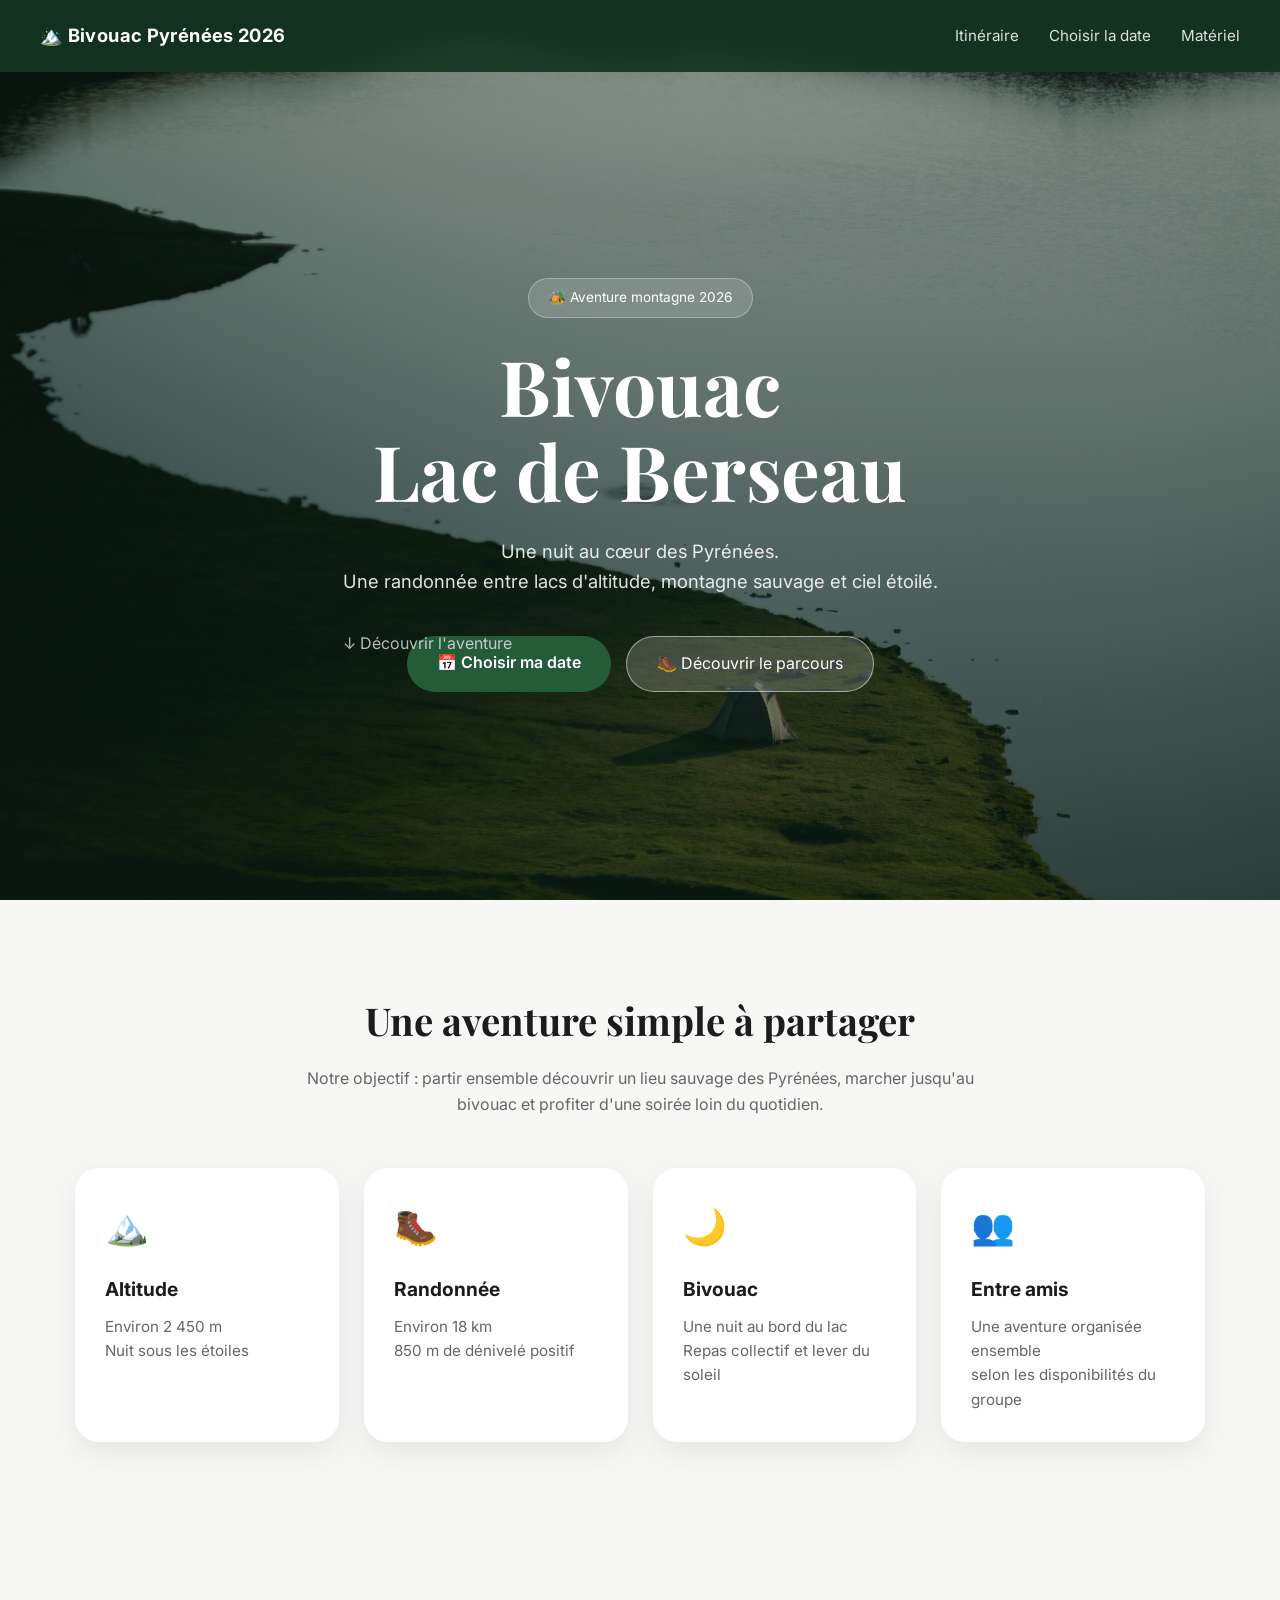
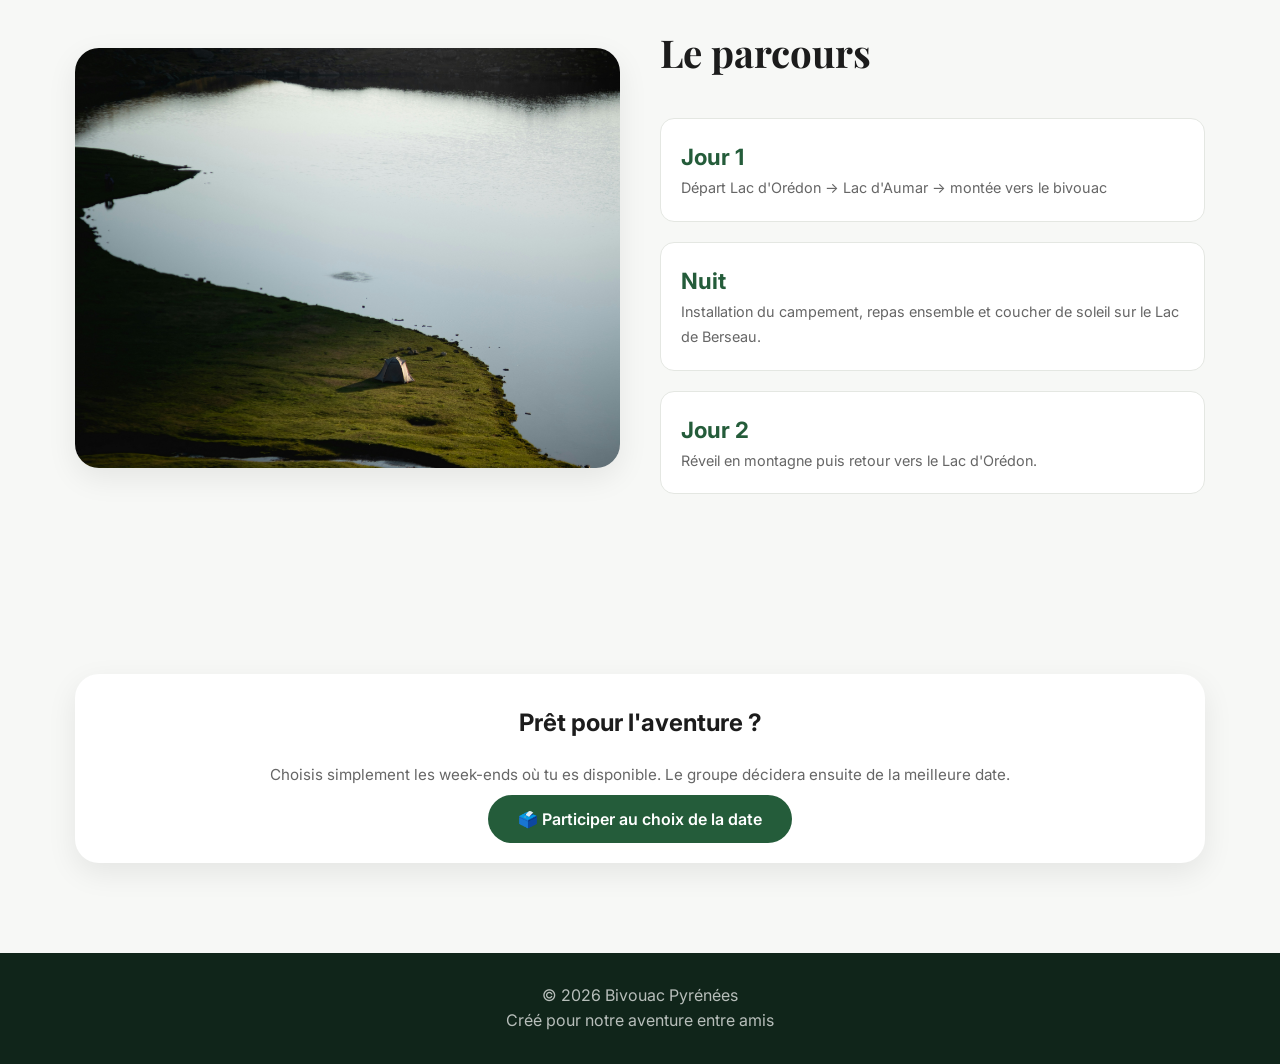
<file: bivouac/index.html>
<!DOCTYPE html>
<html lang="fr">


<head>

<meta charset="UTF-8">

<meta name="viewport" content="width=device-width, initial-scale=1.0">


<title>
Bivouac Pyrénées 2026 - Lac de Berseau
</title>


<link rel="stylesheet" href="css/style.css">


<link href="https://fonts.googleapis.com/css2?family=Inter:wght@400;500;600;700&family=Playfair+Display:wght@700&display=swap" rel="stylesheet">


</head>



<body>



<header class="topnav">


<a href="index.html" class="nav-logo">

🏔️ Bivouac Pyrénées 2026

</a>



<nav class="nav-menu">


<a href="itineraire.html" class="nav-link">

Itinéraire

</a>


<a href="vote.html" class="nav-link">

Choisir la date

</a>


<a href="materiel.html" class="nav-link">

Matériel

</a>


</nav>


</header>






<!-- HERO -->


<section class="hero">



<div class="hero-content">



<span class="hero-badge">

🏕️ Aventure montagne 2026

</span>




<h1 class="hero-title">

Bivouac

<br>

Lac de Berseau

</h1>





<p class="hero-sub">


Une nuit au cœur des Pyrénées.

<br>

Une randonnée entre lacs d'altitude,
montagne sauvage et ciel étoilé.


</p>





<div class="hero-buttons">


<a href="vote.html" class="btn-primary">

📅 Choisir ma date

</a>



<a href="itineraire.html" class="btn-secondary">

🥾 Découvrir le parcours

</a>



</div>




<div class="hero-scroll">

↓ Découvrir l'aventure

</div>



</div>



</section>









<!-- PRESENTATION -->


<section class="section">



<div class="container">


<h2 class="section-title">

Une aventure simple à partager

</h2>




<p class="section-description">

Notre objectif :
partir ensemble découvrir un lieu sauvage des Pyrénées,
marcher jusqu'au bivouac et profiter d'une soirée loin du quotidien.

</p>






<div class="cards-grid">





<div class="card">


<div class="card-icon">

🏔️

</div>


<h3>

Altitude

</h3>


<p>

Environ 2 450 m

<br>

Nuit sous les étoiles

</p>


</div>







<div class="card">


<div class="card-icon">

🥾

</div>


<h3>

Randonnée

</h3>


<p>

Environ 18 km

<br>

850 m de dénivelé positif

</p>


</div>








<div class="card">


<div class="card-icon">

🌙

</div>


<h3>

Bivouac

</h3>


<p>

Une nuit au bord du lac

<br>

Repas collectif et lever du soleil

</p>


</div>








<div class="card">


<div class="card-icon">

👥

</div>


<h3>

Entre amis

</h3>


<p>

Une aventure organisée ensemble

<br>

selon les disponibilités du groupe

</p>


</div>





</div>


</div>


</section>









<!-- IMAGE + HISTOIRE -->


<section class="section">



<div class="container">



<div class="route-layout">





<div class="route-image">


<img 
src="images/lac-berseau.jpg"
alt="Lac de Berseau Pyrénées"
>


</div>







<div class="route-info">



<h2 class="section-title" style="text-align:left">

Le parcours

</h2>





<div class="info-box">


<strong>

Jour 1

</strong>


<span>

Départ Lac d'Orédon

→ Lac d'Aumar

→ montée vers le bivouac

</span>


</div>








<div class="info-box">


<strong>

Nuit

</strong>


<span>

Installation du campement,
repas ensemble et coucher de soleil
sur le Lac de Berseau.

</span>


</div>







<div class="info-box">


<strong>

Jour 2

</strong>


<span>

Réveil en montagne puis retour
vers le Lac d'Orédon.

</span>


</div>




</div>







</div>


</div>



</section>









<!-- CTA -->


<section class="section">



<div class="container">


<div class="card" style="text-align:center">



<h2>

Prêt pour l'aventure ?

</h2>



<p style="margin:20px 0;color:#666">


Choisis simplement les week-ends où tu es disponible.
Le groupe décidera ensuite de la meilleure date.


</p>




<a href="vote.html" class="btn-primary">

🗳️ Participer au choix de la date

</a>



</div>



</div>



</section>








<footer class="footer">


© 2026 Bivouac Pyrénées

<br>

Créé pour notre aventure entre amis


</footer>




</body>


</html>
</file>
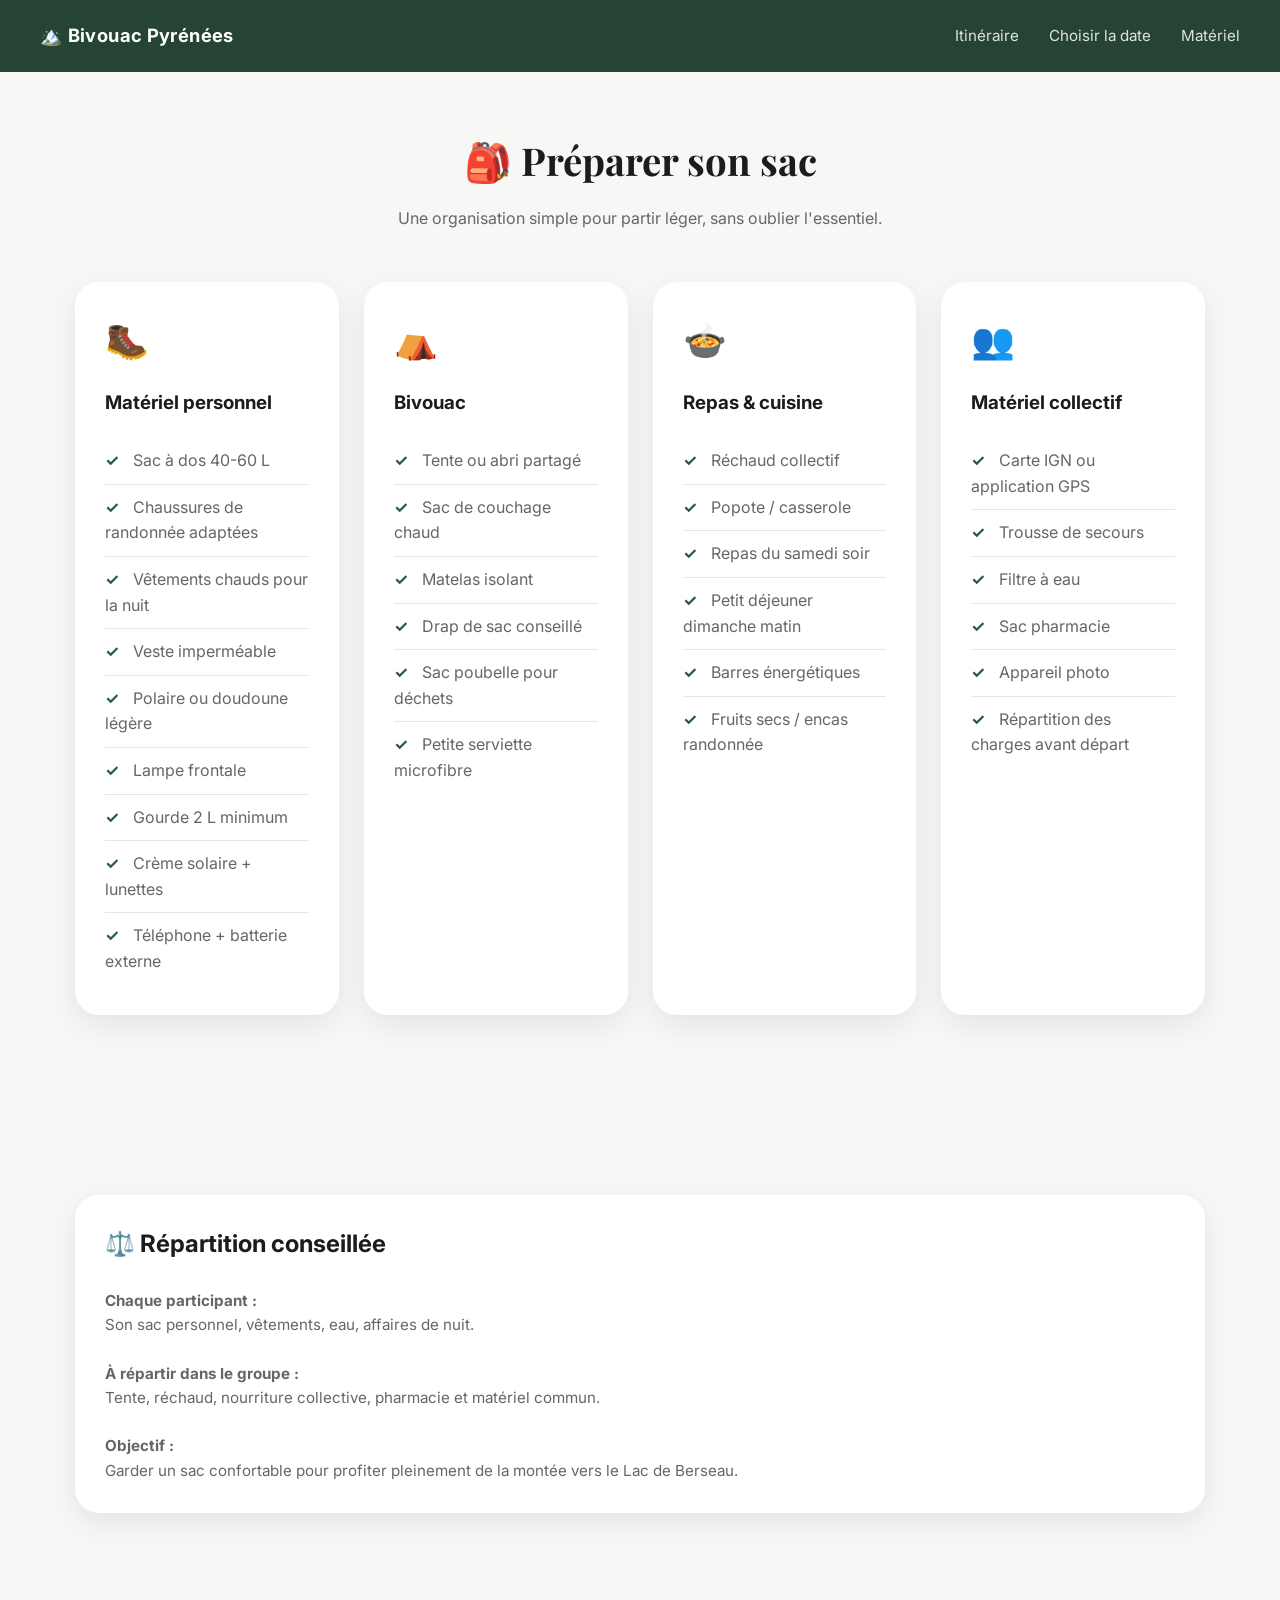
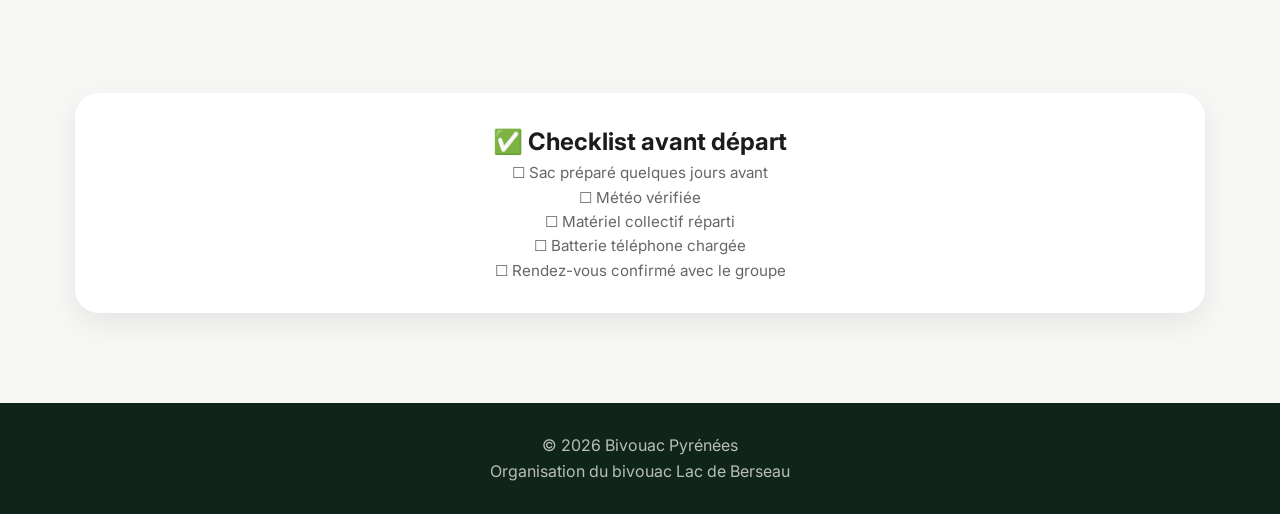
<file: bivouac/materiel.html>
<!DOCTYPE html>
<html lang="fr">


<head>


<meta charset="UTF-8">

<meta name="viewport" content="width=device-width, initial-scale=1.0">


<title>Matériel - Bivouac Lac de Berseau</title>


<link rel="stylesheet" href="css/style.css">


<link href="https://fonts.googleapis.com/css2?family=Inter:wght@400;500;600;700&family=Playfair+Display:wght@700&display=swap" rel="stylesheet">


</head>





<body>



<header class="topnav">


<a href="index.html" class="nav-logo">

🏔️ Bivouac Pyrénées

</a>



<nav class="nav-menu">


<a href="itineraire.html" class="nav-link">
Itinéraire
</a>


<a href="vote.html" class="nav-link">
Choisir la date
</a>


<a href="materiel.html" class="nav-link">
Matériel
</a>



</nav>


</header>








<section class="section" style="padding-top:130px">


<div class="container">



<h1 class="section-title">

🎒 Préparer son sac

</h1>



<p class="section-description">

Une organisation simple pour partir léger,
sans oublier l'essentiel.

</p>








<div class="material-grid">





<div class="material-card">


<div class="card-icon">
🥾
</div>


<h3>

Matériel personnel

</h3>



<ul class="material-list">


<li>
Sac à dos 40-60 L
</li>


<li>
Chaussures de randonnée adaptées
</li>


<li>
Vêtements chauds pour la nuit
</li>


<li>
Veste imperméable
</li>


<li>
Polaire ou doudoune légère
</li>


<li>
Lampe frontale
</li>


<li>
Gourde 2 L minimum
</li>


<li>
Crème solaire + lunettes
</li>


<li>
Téléphone + batterie externe
</li>


</ul>


</div>








<div class="material-card">


<div class="card-icon">

⛺

</div>


<h3>

Bivouac

</h3>



<ul class="material-list">


<li>
Tente ou abri partagé
</li>


<li>
Sac de couchage chaud
</li>


<li>
Matelas isolant
</li>


<li>
Drap de sac conseillé
</li>


<li>
Sac poubelle pour déchets
</li>


<li>
Petite serviette microfibre
</li>


</ul>



</div>









<div class="material-card">


<div class="card-icon">

🍲

</div>


<h3>

Repas & cuisine

</h3>




<ul class="material-list">


<li>
Réchaud collectif
</li>


<li>
Popote / casserole
</li>


<li>
Repas du samedi soir
</li>


<li>
Petit déjeuner dimanche matin
</li>


<li>
Barres énergétiques
</li>


<li>
Fruits secs / encas randonnée
</li>


</ul>



</div>









<div class="material-card">


<div class="card-icon">

👥

</div>


<h3>

Matériel collectif

</h3>



<ul class="material-list">


<li>
Carte IGN ou application GPS
</li>


<li>
Trousse de secours
</li>


<li>
Filtre à eau
</li>


<li>
Sac pharmacie
</li>


<li>
Appareil photo
</li>


<li>
Répartition des charges avant départ
</li>


</ul>



</div>







</div>



</div>



</section>









<section class="section">


<div class="container">



<div class="card">



<h2>

⚖️ Répartition conseillée

</h2>



<br>



<p>


<b>Chaque participant :</b>

<br>

Son sac personnel, vêtements, eau, affaires de nuit.


<br><br>



<b>À répartir dans le groupe :</b>

<br>

Tente, réchaud, nourriture collective,
pharmacie et matériel commun.


<br><br>


<b>Objectif :</b>

<br>

Garder un sac confortable pour profiter pleinement
de la montée vers le Lac de Berseau.


</p>



</div>



</div>



</section>









<section class="section">


<div class="container">


<div class="card" style="text-align:center">


<h2>

✅ Checklist avant départ

</h2>



<p>

☐ Sac préparé quelques jours avant  
<br>

☐ Météo vérifiée  
<br>

☐ Matériel collectif réparti  
<br>

☐ Batterie téléphone chargée  
<br>

☐ Rendez-vous confirmé avec le groupe


</p>



</div>



</div>


</section>









<footer class="footer">


© 2026 Bivouac Pyrénées

<br>

Organisation du bivouac Lac de Berseau


</footer>




</body>


</html>
</file>
<file: bivouac/css/style.css>
/* =========================================================
   BIVOUAC PYRÉNÉES - LAC DE BERSEAU
   Premium Mountain Adventure Design
   ========================================================= */


/* =========================================================
   RESET
   ========================================================= */

*,
*::before,
*::after {
    box-sizing: border-box;
    margin: 0;
    padding: 0;
}


html {
    scroll-behavior: smooth;
}


body {
    font-family: "Inter", "Segoe UI", Arial, sans-serif;
    background: #f7f8f6;
    color: #1c1c1c;
    line-height: 1.6;
}


img {
    max-width: 100%;
    display: block;
}


a {
    text-decoration: none;
    color: inherit;
}


button,
input,
textarea {
    font-family: inherit;
}


/* =========================================================
   VARIABLES
   ========================================================= */

:root {

    --green-dark: #143522;
    --green-main: #245c3a;
    --green-light: #3f8a58;
    --green-soft: #e8f4eb;

    --mountain-blue: #315d7c;

    --gold: #d49b42;

    --white: #ffffff;

    --background: #f7f8f6;
    --surface: #ffffff;

    --text: #1c1c1c;
    --text-light: #666666;
    --text-muted: #888888;

    --border: #e4e7e2;

    --radius: 14px;
    --radius-large: 24px;

    --shadow:
        0 10px 30px rgba(0,0,0,0.08);

    --shadow-hover:
        0 20px 45px rgba(0,0,0,0.12);

}


/* =========================================================
   CONTAINER
   ========================================================= */

.container {

    width: 100%;
    max-width: 1180px;

    margin: auto;

    padding-left: 25px;
    padding-right: 25px;

}


/* =========================================================
   NAVIGATION
   ========================================================= */


.topnav {

    position: fixed;

    top: 0;
    left: 0;
    right: 0;

    height: 72px;

    display: flex;

    align-items: center;

    justify-content: space-between;


    padding: 0 40px;


    background:
    rgba(20,53,34,0.92);


    backdrop-filter:
    blur(12px);


    z-index: 1000;


}



.nav-logo {

    color:white;

    font-size:1.15rem;

    font-weight:700;

    letter-spacing:0.02em;

}



.nav-menu {

    display:flex;

    gap:30px;

}



.nav-link {

    color:
    rgba(255,255,255,0.85);

    font-size:0.95rem;

    transition:0.2s;

}



.nav-link:hover {

    color:white;

}



/* =========================================================
   HERO
   ========================================================= */


.hero {


    min-height:100vh;


    display:flex;

    align-items:center;

    justify-content:center;


    position:relative;


    overflow:hidden;


    background-image:

    linear-gradient(
        rgba(10,30,20,0.45),
        rgba(10,30,20,0.65)
    ),

    url("../images/lac-berseau.jpg");


    background-size:cover;

    background-position:center;


}



.hero-content {


    position:relative;

    z-index:2;


    max-width:850px;


    text-align:center;


    padding-top:70px;


}



.hero-badge {


    display:inline-block;


    background:
    rgba(255,255,255,0.15);


    border:
    1px solid rgba(255,255,255,0.3);


    color:white;


    padding:
    8px 20px;


    border-radius:50px;


    font-size:0.85rem;


    margin-bottom:25px;


    backdrop-filter:blur(8px);


}



.hero-title {


    color:white;


    font-family:
    "Playfair Display",
    Georgia,
    serif;


    font-size:
    clamp(2.8rem,6vw,5rem);


    line-height:1.1;


    margin-bottom:25px;


}



.hero-sub {


    color:
    rgba(255,255,255,0.88);


    max-width:650px;


    margin:auto;


    font-size:1.15rem;


    margin-bottom:40px;


}



.hero-buttons {


    display:flex;


    justify-content:center;


    flex-wrap:wrap;


    gap:15px;


}




.btn-primary {


    background:
    var(--green-main);


    color:white;


    padding:
    14px 30px;


    border-radius:50px;


    border:none;


    font-weight:600;


    cursor:pointer;


    transition:0.25s;


}



.btn-primary:hover {


    background:
    var(--green-dark);


    transform:
    translateY(-3px);


}



.btn-secondary {


    background:
    rgba(255,255,255,0.18);


    border:
    1px solid rgba(255,255,255,0.5);


    color:white;


    padding:
    14px 30px;


    border-radius:50px;


    transition:0.25s;


}



.btn-secondary:hover {


    background:
    rgba(255,255,255,0.3);


}



.hero-scroll {


    position:absolute;


    bottom:35px;


    color:white;


    opacity:0.7;


    animation:
    bounce 2s infinite;


}



@keyframes bounce {


    0%,
    100% {

        transform:translateY(0);

    }


    50% {

        transform:translateY(10px);

    }


}



/* =========================================================
   GENERAL SECTIONS
   ========================================================= */


.section {


    padding:
    90px 0;


}



.section-title {


    text-align:center;


    font-family:
    "Playfair Display",
    Georgia,
    serif;


    font-size:
    2.4rem;


    margin-bottom:15px;


}



.section-description {


    text-align:center;


    max-width:700px;


    margin:
    0 auto 50px;


    color:
    var(--text-light);


}



/* =========================================================
   INTRO CARDS
   ========================================================= */


.cards-grid {


    display:grid;


    grid-template-columns:
    repeat(auto-fit,minmax(260px,1fr));


    gap:25px;


}



.card {


    background:white;


    border-radius:
    var(--radius-large);


    padding:30px;


    box-shadow:
    var(--shadow);


    transition:
    0.25s;


}



.card:hover {


    transform:
    translateY(-6px);


    box-shadow:
    var(--shadow-hover);


}



.card-icon {


    font-size:2.2rem;


    margin-bottom:20px;


}



.card h3 {


    font-size:1.2rem;


    margin-bottom:10px;


}



.card p {


    color:
    var(--text-light);


    font-size:0.95rem;


}



/* =========================================================
   ITINERAIRE
   ========================================================= */


.route-layout {


    display:grid;


    grid-template-columns:
    1fr 1fr;


    gap:40px;


    align-items:center;


}



.route-image {


    height:420px;


    border-radius:
    var(--radius-large);


    overflow:hidden;


    box-shadow:
    var(--shadow);


}



.route-image img {


    width:100%;


    height:100%;


    object-fit:cover;


}



.route-info {


    display:flex;


    flex-direction:column;


    gap:20px;


}



.info-box {


    background:white;


    border-radius:
    var(--radius);


    padding:20px;


    border:
    1px solid var(--border);


}



.info-box strong {


    display:block;


    font-size:1.4rem;


    color:
    var(--green-main);


}



.info-box span {


    color:
    var(--text-light);


    font-size:0.9rem;


}/* =========================================================
   VOTE PAGE
   ========================================================= */


.vote-page {

    background:
    var(--background);

}



.vote-wrap {

    max-width:850px;

    margin:auto;

    padding:
    120px 25px 80px;

}



.step-card {

    background:white;

    border-radius:
    var(--radius-large);

    padding:35px;

    box-shadow:
    var(--shadow);

}



.step-title {

    font-size:1.8rem;

    margin-bottom:10px;

}



.step-sub {

    color:
    var(--text-light);

    margin-bottom:30px;

}



/* Progression */


.progress-bar-wrap {

    margin-bottom:40px;

}



.progress-steps {

    display:flex;

    justify-content:space-between;

    margin-bottom:15px;

}



.pstep {

    display:flex;

    align-items:center;

    gap:8px;

    color:
    var(--text-muted);

    font-size:0.85rem;

}



.pstep span {

    width:28px;

    height:28px;

    border-radius:50%;

    background:#ddd;

    display:flex;

    align-items:center;

    justify-content:center;

    font-weight:bold;

}



.pstep.active {

    color:
    var(--green-main);

}



.pstep.active span {

    background:
    var(--green-main);

    color:white;

}



.progress-track {

    height:6px;

    background:#ddd;

    border-radius:20px;

    overflow:hidden;

}



.progress-fill {

    height:100%;

    background:
    var(--green-main);

}



/* Champs formulaire */


.field-group {

    margin-bottom:25px;

}



.field-group label {

    display:block;

    font-weight:600;

    margin-bottom:8px;

}



.field-group input,
.field-group textarea {


    width:100%;

    padding:15px;

    border-radius:
    var(--radius);

    border:
    1px solid var(--border);

    font-size:1rem;

}



.field-group input:focus,
.field-group textarea:focus {


    outline:none;

    border-color:
    var(--green-main);

}



/* Boutons vote */


.btn-next,
.btn-send {


    width:100%;

    padding:15px;

    border:none;

    border-radius:
    var(--radius);

    background:
    var(--green-main);

    color:white;

    font-size:1rem;

    font-weight:600;

    cursor:pointer;

    transition:0.25s;

}



.btn-next:hover,
.btn-send:hover {


    background:
    var(--green-dark);


}



.btn-back {


    padding:12px 25px;

    border-radius:
    var(--radius);

    background:white;

    border:
    1px solid var(--border);

}



/* =========================================================
   CALENDRIER VOTE
   ========================================================= */


.calendar-wrap {


    background:white;

    padding:25px;

    border-radius:
    var(--radius-large);

    box-shadow:
    var(--shadow);


}



.dates-grid {


    display:grid;

    grid-template-columns:
    repeat(auto-fit,minmax(150px,1fr));

    gap:15px;


}



.date-btn {


    padding:18px;

    background:
    #f4f6f3;

    border:
    2px solid transparent;

    border-radius:
    var(--radius);

    cursor:pointer;

    text-align:left;

    transition:0.2s;


}



.date-btn:hover {


    border-color:
    var(--green-main);


}



.date-btn.selected {


    background:
    var(--green-soft);


    border-color:
    var(--green-main);


}



.date-day {


    color:
    var(--text-muted);

    font-size:0.75rem;

}



.date-range {


    font-weight:700;

    font-size:1.05rem;

}



.date-check {


    color:
    var(--green-main);

    font-size:0.85rem;

}



/* =========================================================
   MATERIEL
   ========================================================= */


.material-grid {


    display:grid;


    grid-template-columns:
    repeat(auto-fit,minmax(260px,1fr));


    gap:25px;


}



.material-card {


    background:white;


    border-radius:
    var(--radius-large);


    padding:30px;


    box-shadow:
    var(--shadow);


}



.material-card h3 {


    margin-bottom:20px;


}



.material-list {


    list-style:none;


}



.material-list li {


    padding:10px 0;

    border-bottom:
    1px solid var(--border);

    color:
    var(--text-light);


}



.material-list li:last-child {


    border-bottom:none;


}



.material-list li::before {


    content:"✓";

    color:
    var(--green-main);

    font-weight:bold;

    margin-right:10px;


}



/* =========================================================
   ADMIN PAGE
   ========================================================= */


.admin-page {


    background:
    var(--background);


}



.admin-wrap {


    max-width:
    1150px;

    margin:auto;

    padding:
    120px 25px 80px;


}



.admin-header {


    text-align:center;

    margin-bottom:50px;


}



.admin-header h1 {


    font-family:
    "Playfair Display",
    serif;

    font-size:2.5rem;


}



.winner-card {


    background:
    linear-gradient(
    135deg,
    var(--green-dark),
    var(--green-main)
    );


    color:white;

    border-radius:
    var(--radius-large);


    padding:40px;


    display:flex;


    align-items:center;


    gap:30px;


    margin-bottom:40px;


}



.winner-crown {


    font-size:3rem;


}



.winner-label {


    text-transform:uppercase;

    opacity:0.7;

    font-size:0.8rem;


}



.winner-hike {


    font-size:1.8rem;

    font-weight:700;


}



.results-grid {


    display:grid;


    grid-template-columns:
    repeat(2,1fr);


    gap:25px;


}



.result-block {


    background:white;


    padding:30px;


    border-radius:
    var(--radius-large);


    box-shadow:
    var(--shadow);


}



.chart-bar-bg {


    height:12px;


    background:#eee;


    border-radius:20px;


    overflow:hidden;


}



.chart-bar {


    height:100%;


    background:
    var(--green-main);


}



table {


    width:100%;

    border-collapse:collapse;


}



th {


    background:
    #f3f5f2;


    padding:12px;

    text-align:left;


}



td {


    padding:12px;

    border-bottom:
    1px solid var(--border);


}



/* =========================================================
   FOOTER
   ========================================================= */


.footer {


    background:
    #10251a;


    color:
    rgba(255,255,255,0.7);


    text-align:center;


    padding:30px;


}





/* =========================================================
   RESPONSIVE MOBILE
   ========================================================= */


@media(max-width:900px){


    .route-layout {

        grid-template-columns:1fr;

    }


    .results-grid {

        grid-template-columns:1fr;

    }


    .nav-menu {

        display:none;

    }


}



@media(max-width:600px){



    .topnav {


        padding:
        0 20px;


    }



    .hero-title {


        font-size:2.4rem;


    }



    .hero-sub {


        font-size:1rem;


    }



    .section {


        padding:
        60px 0;


    }



    .section-title {


        font-size:2rem;


    }



    .step-card {


        padding:25px;


    }



    .winner-card {


        flex-direction:column;

        text-align:center;


    }



    .dates-grid {


        grid-template-columns:
        1fr;


    }


}
</file>
